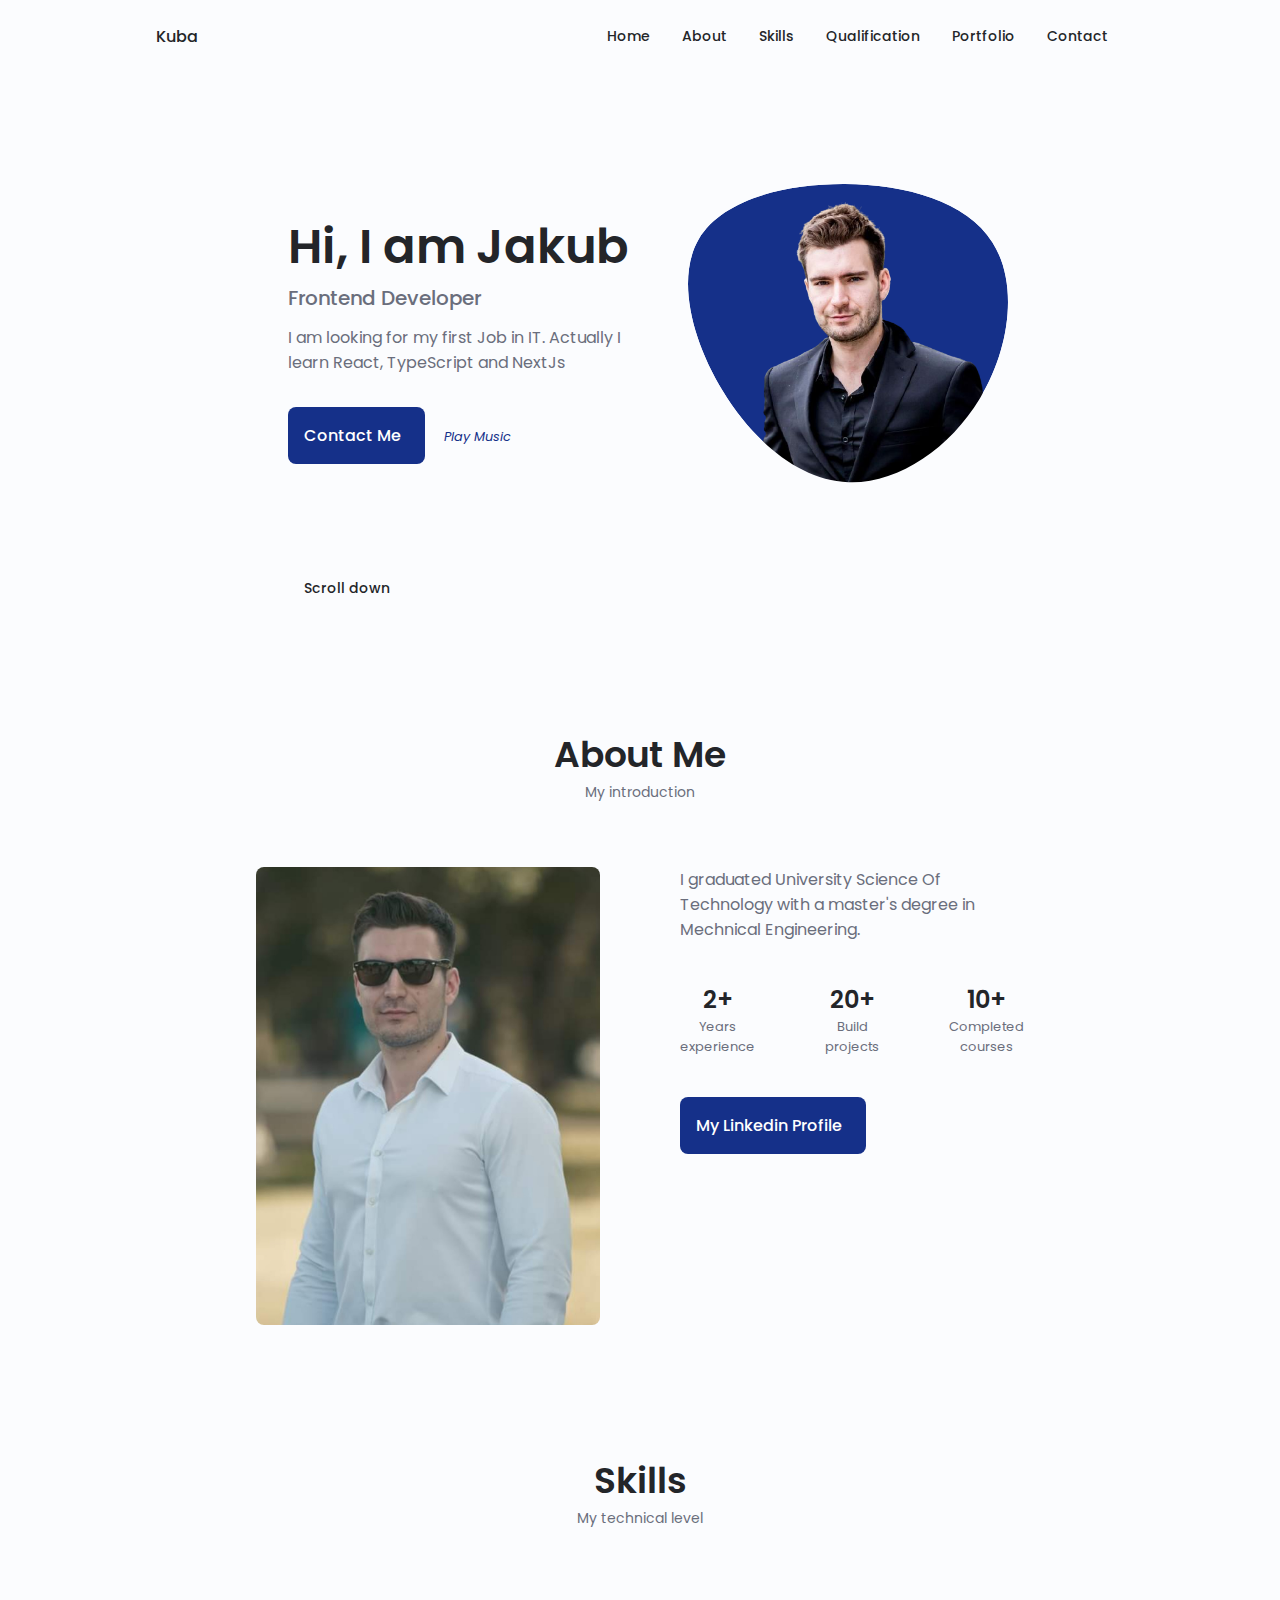
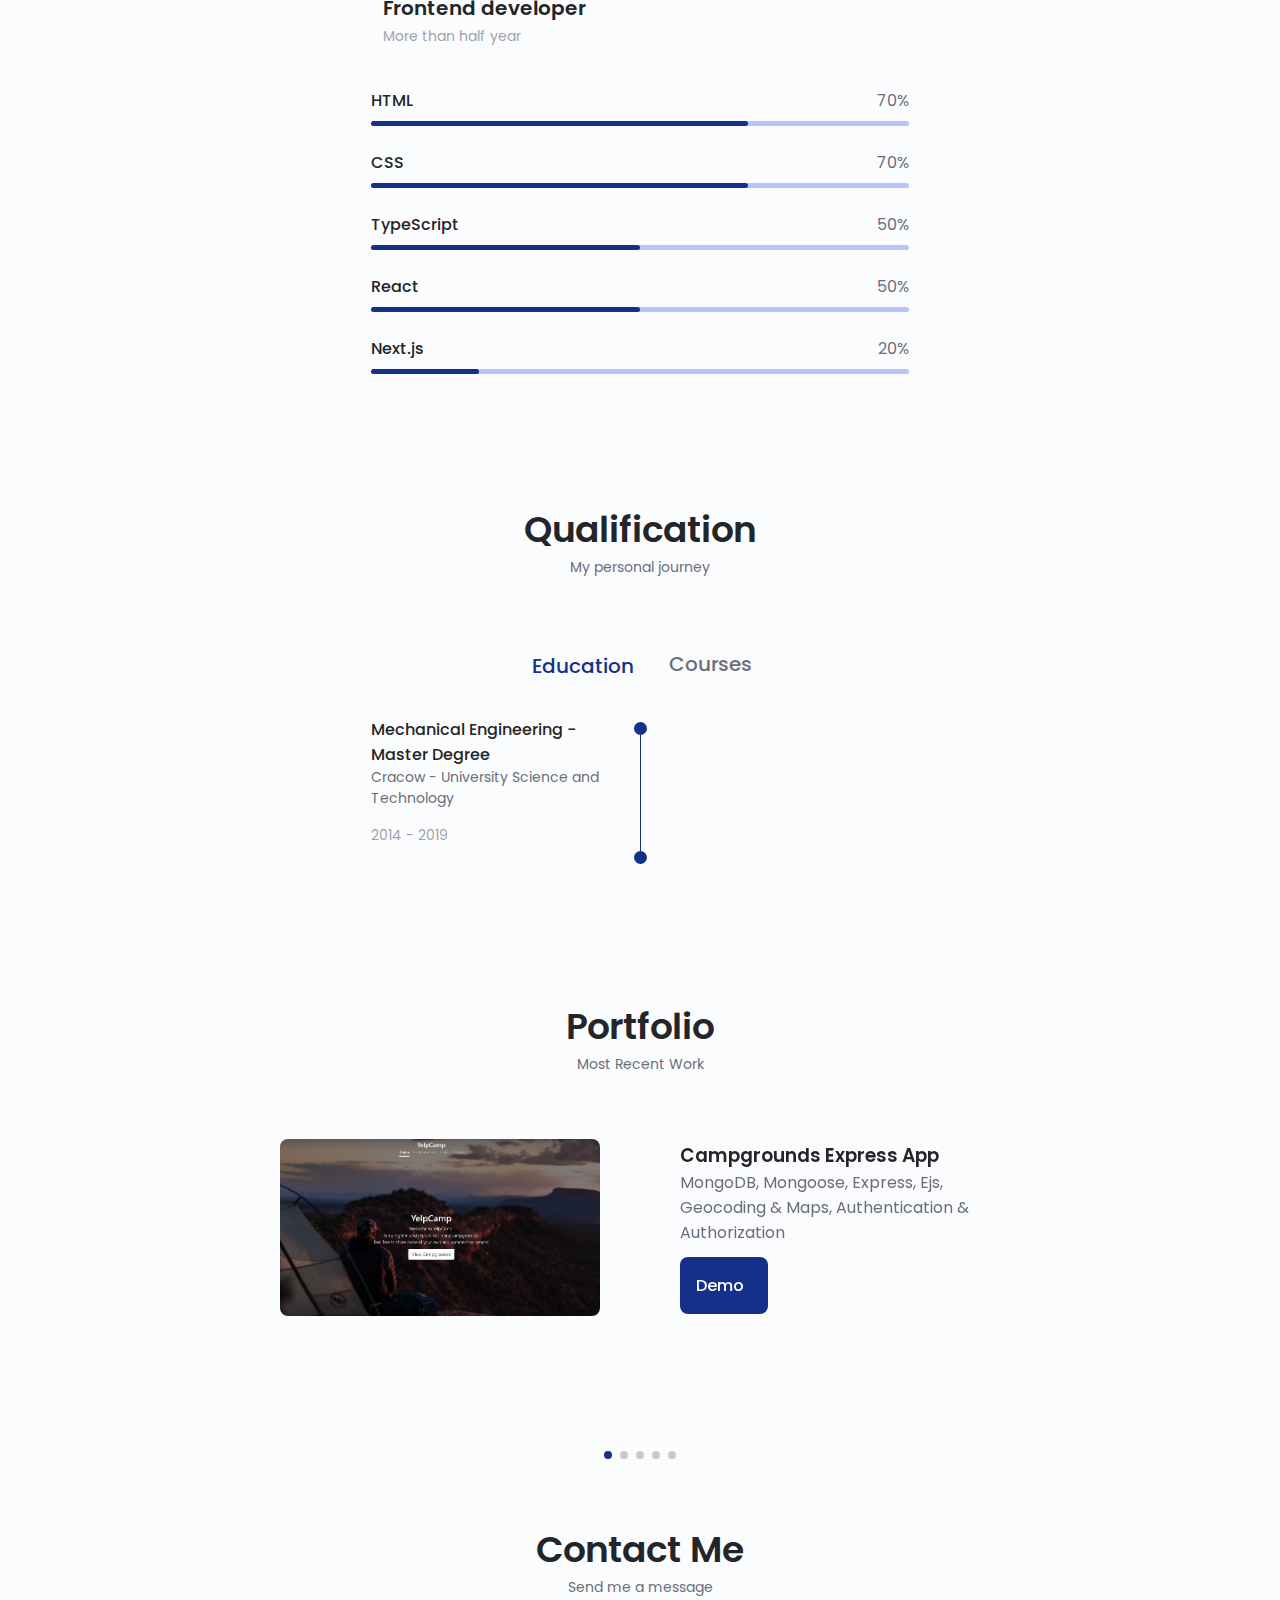
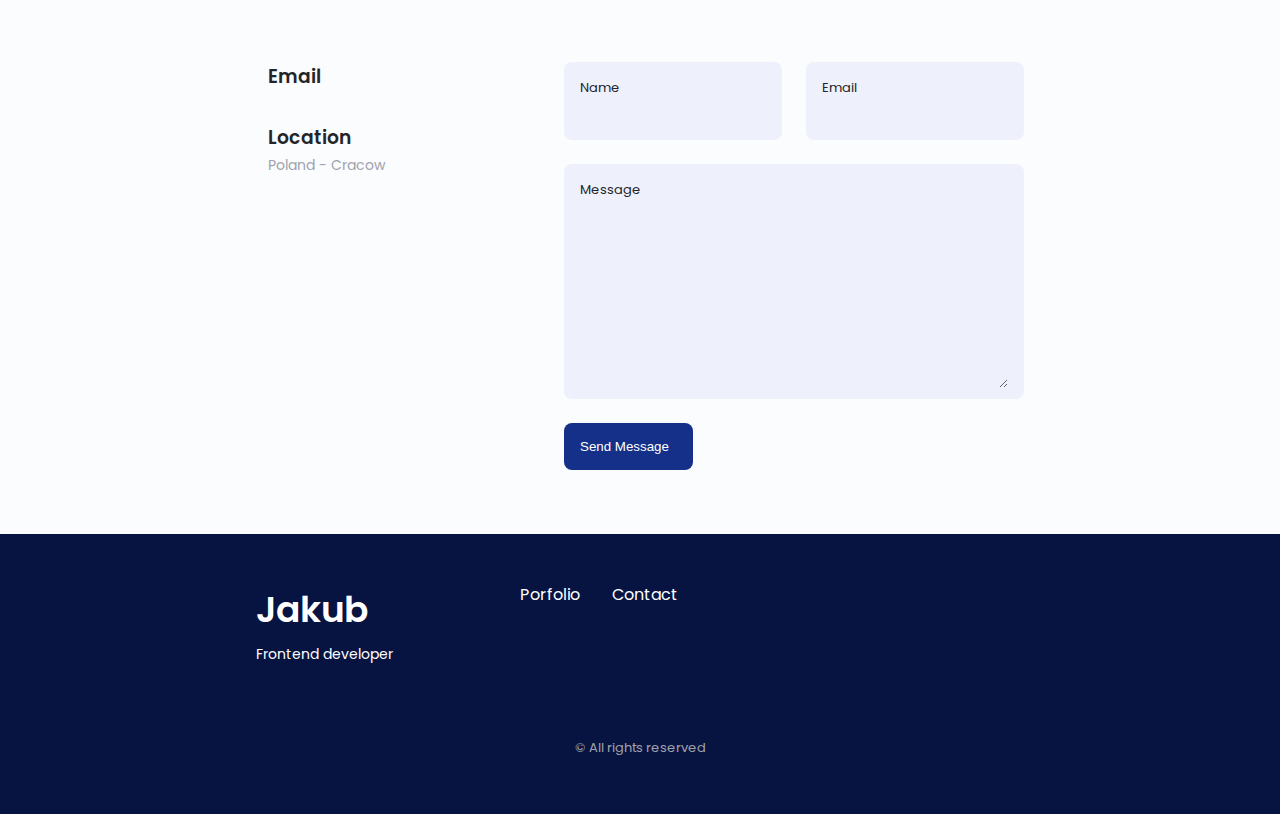
<file: index.html>
<!DOCTYPE html>
<html lang="en">

<head>
    <meta charset="UTF-8">
    <meta name="viewport" content="width=device-width, initial-scale=1.0">
    <meta http-equiv="X-UA-Compatible" content="IE=edge">
    <!--==================== UNICONS ====================-->
    <link rel="stylesheet" href="https://unicons.iconscout.com/release/v4.0.0/css/line.css">

    <!--==================== SWIPER CSS ====================-->
    <link rel="stylesheet" href="css/swiper-bundle.min.css">

    <!--==================== CSS ====================-->
    <link rel="stylesheet" href="css/styles.css">

    <title>Jakub Widurek - forntend developer</title>
</head>

<body>
    <!--==================== HEADER ====================-->
    <header class="header" id="header">
        <nav class="nav container">
            <a href="#" class="nav__logo">Kuba</a>

            <div class="nav__menu" id="nav-menu">
                <ul class="nav__list grid">
                    <li class="nav__item">
                        <a href="#home" class="nav__link">
                            <i class="uil uil-estate nav__icon"></i>Home
                        </a>
                    </li>
                    <li class="nav__item">
                        <a href="#about" class="nav__link">
                            <i class="uil uil-user nav__icon"></i>About
                        </a>
                    </li>
                    <li class="nav__item">
                        <a href="#skills" class="nav__link">
                            <i class="uil uil-file-alt nav__icon"></i>Skills
                        </a>
                    </li>
                    <li class="nav__item">
                        <a href="#qualification" class="nav__link">
                            <i class="uil uil-graduation-cap nav__icon"></i>Qualification
                        </a>
                    </li>

                    <li class="nav__item">
                        <a href="#portfolio" class="nav__link">
                            <i class="uil uil-scenery nav__icon"></i>Portfolio
                        </a>
                    </li>
                    <li class="nav__item">
                        <a href="#contact" class="nav__link">
                            <i class="uil uil-message nav__icon"></i>Contact
                        </a>
                    </li>
                </ul>
                <i class="uil uil-times nav__close" id="nav-close"></i>
            </div>
            <div class="nav__btns">
                <i class="uil uil-moon change-theme" id="theme-button"></i>

                <div class="nav__toggle" id="nav-toggle">

                    <i class="uil uil-apps"></i>
                </div>
            </div>
        </nav>
    </header>

    <!--==================== MAIN ====================-->
    <main class="main">
        <!--==================== HOME ====================-->
        <section class="home section" id="home">
            <div class="home__container container grid">
                <div class="home__content grid">
                    <div class="home__social">
                        <a href="https://www.linkedin.com/in/jakub-widurek/" class="home__social-icon" target="_blank">
                            <i class="uil uil-linkedin"></i>
                        </a>
                        <a href="https://twitter.com/" class="home__social-icon" target="_blank">
                            <i class="uil uil-twitter"></i>
                        </a>
                        <a href="https://github.com/kubaw00/" class="home__social-icon" target="_blank">
                            <i class="uil uil-github"></i>
                        </a>
                    </div>
                    <div class="home__img">
                        <svg class="home__blob" viewBox="0 0 200 187" xmlns="http://www.w3.org/2000/svg"
                            xmlns:xlink="http://www.w3.org/1999/xlink">
                            <mask id="mask0" mask-type="alpha">
                                <path d="M190.312 36.4879C206.582 62.1187 201.309 102.826 182.328 134.186C163.346 165.547 
                            130.807 187.559 100.226 186.353C69.6454 185.297 41.0228 161.023 21.7403 129.362C2.45775 
                            97.8511 -7.48481 59.1033 6.67581 34.5279C20.9871 10.1032 59.7028 -0.149132 97.9666 
                            0.00163737C136.23 0.303176 174.193 10.857 190.312 36.4879Z" />
                            </mask>
                            <g mask="url(#mask0)">
                                <path d="M190.312 36.4879C206.582 62.1187 201.309 102.826 182.328 134.186C163.346 
                            165.547 130.807 187.559 100.226 186.353C69.6454 185.297 41.0228 161.023 21.7403 
                            129.362C2.45775 97.8511 -7.48481 59.1033 6.67581 34.5279C20.9871 10.1032 59.7028 
                            -0.149132 97.9666 0.00163737C136.23 0.303176 174.193 10.857 190.312 36.4879Z" />
                                <image class="home__blob-img" x='4' y='11' href="img/prefil.png" />
                            </g>
                        </svg>
                    </div>
                    <div class="home__data">
                        <h1 class="home__title">Hi, I am Jakub</h1>
                        <h3 class="home__subtitle">Frontend Developer</h3>
                        <p class="home__description">I am looking for my first Job in IT. Actually I learn React,
                            TypeScript and NextJs </p>
                        <a href="#contact" class="button button--flex">
                            Contact Me <i class="uil uil-message button__icon"></i>
                        </a>
                        <div class='music'>
                            <i class="uil uil-play active"><span>Play Music</span></i>
                            <i class="uil uil-pause"><span>Pause</span></i>
                        </div>

                    </div>
                </div>
                <div class="home__scroll">
                    <a href="#about" class="home__scroll-button button--flex">
                        <i class="uil uil-mouse-alt home__scroll-mouse"></i>
                        <span class="home__scroll-name">Scroll down</span>
                        <i class="uil uil-arrow-down home__scroll-arrow"></i>
                    </a>
                </div>

            </div>
        </section>

        <!--==================== ABOUT ====================-->
        <section class="about section" id="about">
            <h2 class="section__title">About Me</h2>
            <span class="section__subtitle">My introduction</span>

            <div class="about__container container grid">
                <img src="img/about.jpg" alt="" class="about__img">
                <div class="about__data">
                    <p class="about__description">
                        I graduated University Science Of Technology with a master's degree in Mechnical Engineering.
                    </p>
                    <div class="about__info">
                        <div>
                            <span class="about__info-title">2+</span>
                            <span class="about__info-name">Years <br> experience</span>
                        </div>
                        <div>
                            <span class="about__info-title">20+</span>
                            <span class="about__info-name">Build <br> projects</span>
                        </div>
                        <div>
                            <span class="about__info-title">10+</span>
                            <span class="about__info-name">Completed <br> courses</span>
                        </div>
                    </div>

                    <div class="about__buttons">
                        <a  href="https://www.linkedin.com/in/jakub-widurek/" class="button button--flex">My Linkedin Profile
                          
                            <i class="uil uil-download-alt button__icon"></i>
                        </a>
                    </div>
                </div>
            </div>
        </section>

        <!--==================== SKILLS ====================-->
        <section class="skills section" id="skills">
            <h2 class="section__title">Skills</h2>
            <span class="section__subtitle">My technical level</span>

            <div class="skills__container container grid">
                <div>
                    <div class="skills__content">
                        <div class="skills__header">
                            <i class="uil uil-brackets-curly skills__icon"></i>
                            <div>
                                <h1 class="skills__title">Frontend developer</h1>
                                <span class="skills__subtitle">More than half year</span>
                            </div>
                            <i class="uil uil-angle-up skills__arrow"></i>
                        </div>
                        <div class="skills__list grid">
                            <div class="skills__data">
                                <div class="skills__titles">
                                    <h3 class="skills__name">HTML</h3>
                                    <span class="skills__number">70%</span>
                                </div>
                                <div class="skills__bar">
                                    <span class="skills__percentage skills__html"></span>
                                </div>
                            </div>

                            <div class="skills__data">
                                <div class="skills__titles">
                                    <h3 class="skills__name">CSS</h3>
                                    <span class="skills__number">70%</span>
                                </div>
                                <div class="skills__bar">
                                    <span class="skills__percentage skills__css"></span>
                                </div>
                            </div>

                            <div class="skills__data">
                                <div class="skills__titles">
                                    <h3 class="skills__name">TypeScript</h3>
                                    <span class="skills__number">50%</span>
                                </div>
                                <div class="skills__bar">
                                    <span class="skills__percentage skills__ts"></span>
                                </div>
                            </div>

                            <div class="skills__data">
                                <div class="skills__titles">
                                    <h3 class="skills__name">React</h3>
                                    <span class="skills__number">50%</span>
                                </div>
                                <div class="skills__bar">
                                    <span class="skills__percentage skills__react"></span>
                                </div>
                            </div>
                            <div class="skills__data">
                                <div class="skills__titles">
                                    <h3 class="skills__name">Next.js</h3>
                                    <span class="skills__number">20%</span>
                                </div>
                                <div class="skills__bar">
                                    <span class="skills__percentage skills__next"></span>
                                </div>
                            </div>

                        </div>
                    </div>

                </div>
            </div>

        </section>

        <!--==================== QUALIFICATION ====================-->
        <section class="qualification section" id="qualification">
            <h2 class="section__title">Qualification</h2>
            <span class="section__subtitle">My personal journey</span>

            <div class="qualification__container container">
                <div class="qualification__tabs">
                    <div class="qualification__button button--flex qualification__active" id="education-btn">
                        <i class="uil uil-graduation-cap qualification__icon"></i>
                        Education
                    </div>
                    <div class="qualification__button button--flex" id="courses-btn">
                        <i class="uil uil-desktop qualification__icon"></i>
                        Courses
                    </div>
                </div>

                <div class="qualificaton__sections">
                    <!--==================== Qualificaton Content 1 ==================-->
                    <div class="qualification__content qualification__active" id="education">
                        <!--==================== Qualificaton 1==================-->
                        <div class="qualification__data">
                            <div>
                                <h3 class="qualification__title">Mechanical Engineering - Master Degree</h3>
                                <span class="qualification__subtitle">Cracow - University Science and Technology</span>
                                <div class="qualification__calendar">
                                    <i class="uil uil-schedule"></i>
                                    2014 - 2019
                                </div>
                            </div>
                            <div>
                                <span class="qualification__rounder"></span>
                                <span class="qualification__line"></span>
                            </div>
                        </div>
                        <div class="qualification__data">
                            <div></div>
                            <div>
                                <span class="qualification__rounder"></span>
                            </div>
                            <div></div>
                        </div>
                    </div>

                    <!--==================== Qualificaton Content 2=================-->
                    <div class="qualification__content" id="courses">

                        <!--==================== Qualificaton 2==================-->
                        <div class="qualification__data">
                            <div></div>
                            <div>
                                <span class="qualification__rounder"></span>
                                <span class="qualification__line"></span>
                            </div>
                            <div>
                                <h3 class="qualification__title">The Web Developer Bootcamp 2023</h3>
                                <span class="qualification__subtitle">Colt Steele</span>
                            </div>
                        </div>


                        <!--==================== Qualificaton 3==================-->
                        <div class="qualification__data">
                            <div>
                                <h3 class="qualification__title">Samuraj Programowania (Html, Css, JavaScript,
                                    React,
                                    Github)</h3>
                                <span class="qualification__subtitle">Bartek Borowczyk</span>
                            </div>
                            <div>
                                <span class="qualification__rounder"></span>
                                <span class="qualification__line"></span>
                            </div>
                            <div></div>
                        </div>


                        <!--==================== Qualificaton 4 ==================-->
                        <div class="qualification__data">
                            <div></div>
                            <div>
                                <span class="qualification__rounder"></span>
                                <span class="qualification__line"></span>
                            </div>

                            <div>
                                <h3 class="qualification__title">Samuraj Programowania (Html, Css, JavaScript, React,
                                    Github)</h3>
                                <span class="qualification__subtitle">Bartek Borowczyk</span>
                            </div>

                        </div>


                        <!--==================== Qualificaton 5==================-->
                        <div class="qualification__data">
                            <div>
                                <h3 class="qualification__title">Modern Javascript Form The Beginning</h3>
                                <span class="qualification__subtitle">Brad Traversy</span>
                            </div>
                            <div>
                                <span class="qualification__rounder"></span>
                                <span class="qualification__line"></span>
                            </div>

                        </div>

                        <!--==================== Qualificaton 6==================-->
                        <div class="qualification__data">
                            <div></div>
                            <div>
                                <span class="qualification__rounder"></span>
                                <span class="qualification__line"></span>
                            </div>

                            <div>
                                <h3 class="qualification__title">Modern React and Redux</h3>
                                <span class="qualification__subtitle">Stephen Grider</span>
                            </div>
                        </div>

                        <!--==================== Qualificaton 7==================-->
                        <div class="qualification__data">
                            <div>
                                <h3 class="qualification__title">Git & Github Bootcamp</h3>
                                <span class="qualification__subtitle">Colt Steele</span>
                            </div>
                            <div>
                                <span class="qualification__rounder"></span>
                                <span class="qualification__line"></span>
                            </div>
                        </div>
                        <!--==================== Qualificaton 8==================-->
                        <div class="qualification__data">
                            <div></div>
                            <div>
                                <span class="qualification__rounder"></span>
                                <span class="qualification__line"></span>
                            </div>

                            <div>
                                <h3 class="qualification__title">Modern React and Redux</h3>
                                <span class="qualification__subtitle">Stephen Grider</span>
                            </div>
                        </div>
                        <!--==================== Qualificaton 9==================-->
                        <div class="qualification__data">
                            <div>
                                <h3 class="qualification__title">TypeScript: The Complete Developer Guide</h3>
                                <span class="qualification__subtitle">Stephen Grider</span>
                            </div>
                            <div>
                                <span class="qualification__rounder"></span>
                                <span class="qualification__line"></span>
                            </div>
                        </div>
                        <!--==================== Qualificaton 10 ==================-->
                        <div class="qualification__data">
                            <div></div>
                            <div>
                                <span class="qualification__rounder"></span>
                                <!-- <span class="qualification__line"></span> -->
                            </div>

                            <div>
                                <h3 class="qualification__title">Next.js Dev To Deployment</h3>
                                <span class="qualification__subtitle">Brad Traversy</span>
                            </div>
                        </div>
                    </div>
                </div>
            </div>


        </section>

        <!--==================== PORTFOLIO ====================-->
        <section class="portfolio section" id="portfolio">
            <h2 class="section__title">Portfolio</h2>
            <span class="section__subtitle">Most Recent Work</span>

            <div class="portfolio__container container swiper-container">
                <div class="swiper-wrapper">
                    <!--==================== PORTFOLIO 1 ====================-->
                    <div class="portfolio__content swiper-slide grid">
                        <img src="img/homeCampground.jpg" alt="" class="portfolio__img">
                        <div class="portfolio__data">
                            <h3 class="portfolio__titile">Campgrounds Express App</h3>
                            <p class="portfolio__description">MongoDB, Mongoose, Express, Ejs, Geocoding & Maps,
                                Authentication & Authorization </p>
                            <a target="_blank" href="https://campgrounds-project-express-mongo-db.vercel.app/?vercelToolbarCode=K7iU6PvUUZbWCAd"
                                class="button button--flex button--small portfolio__button">
                                Demo
                                <i class="uil uil-arrow-right button__icon"></i>
                            </a>
                        </div>
                    </div>
                    <!--==================== PORTFOLIO 2 ====================-->
                    <div class="portfolio__content swiper-slide grid">
                        <img src="img/homeScreen.png" alt="" class="portfolio__img">
                        <div class="portfolio__data">
                            <h3 class="portfolio__titile">React E-commerce App | Frontend & Backend</h3>
                            <p class="portfolio__description">eCommerce platform built with the MERN stack & Redux</p>
                            <a href="https://e-commerce-app-mern-xy5h.onrender.com" target="_blank"
                                class="button button--flex button--small portfolio__button">
                                Demo
                                <i class="uil uil-arrow-right button__icon"></i>
                            </a>
                        </div>
                    </div>
                    <!--==================== PORTFOLIO 3 ====================-->
            

                    <!--==================== PORTFOLIO 4 ====================-->
                    <div class="portfolio__content swiper-slide grid">
                        <img src="img/breakoutGame.png" alt="" class="portfolio__img">
                        <div class="portfolio__data">
                            <h3 class="portfolio__titile">Javascript Breakout Game</h3>
                            <p class="portfolio__description">Simply and popular game</p>
                            <a target="_blank" href="https://kubaw00.github.io/Simple-Brakeout-Game-Javascript/"
                                class="button button--flex button--small portfolio__button">
                                Demo
                                <i class="uil uil-arrow-right button__icon"></i>
                            </a>
                        </div>
                    </div>

                    <!--==================== PORTFOLIO 5 ====================-->
                    <div class="portfolio__content swiper-slide grid">
                        <img src="img/miner.png" alt="" class="portfolio__img">
                        <div class="portfolio__data">
                            <h3 class="portfolio__titile">Mine Saper Game</h3>
                            <p class="portfolio__description">Classic Mine Saper Game in JS</p>
                            <a target="_blank" href="https://kubaw00.github.io/MineSaper-Game/"
                                class="button button--flex button--small portfolio__button">
                                Demo
                                <i class="uil uil-arrow-right button__icon"></i>
                            </a>
                        </div>
                    </div>

                    <!--==================== PORTFOLIO 6 ====================-->
                    <div class="portfolio__content swiper-slide grid">
                        <img src="img/nextjsbrowseewents.png" alt="" class="portfolio__img">
                        <div class="portfolio__data">
                            <h3 class="portfolio__titile">NextJs Browse Event Project</h3>
                            <p class="portfolio__description">Browse, filter and display evetns. React, NextJs &
                                MongoDB database</p>
                            <a href="https://next-js-browse-project.vercel.app/events" target="_blank"
                                class="button button--flex button--small portfolio__button">
                                Demo
                                <i class="uil uil-arrow-right button__icon"></i>
                            </a>
                        </div>
                    </div>
                </div>
                <div class="swiper-button-next">
                    <i class="uil uil-angle-right-b swiper-portfolio-icon"></i>
                </div>
                <div class="swiper-button-prev">
                    <i class="uil uil-angle-left-b swiper-portfolio-icon"></i>
                </div>
                <div class="swiper-pagination"></div>
            </div>
        </section>





        <!--==================== CONTACT ME ====================-->

     
        <section class="contact section" id="contact">
            <h2 class="section__title">Contact Me</h2>
            <span class="section__subtitle">Send me a message</span>
            <div class="contact__container container grid">
                <div>
                  

                    <div class="contact__information">
                        <i class="uil uil-envelope contact__icon"></i>

                        <div>
                            <h3 class="contact__title">Email</h3>
                           
                        </div>
                    </div>

                    <div class="contact__information">
                        <i class="uil uil-map-marker contact__icon"></i>

                        <div>
                            <h3 class="contact__title">Location</h3>
                            <span class="contact__subtitle">Poland - Cracow</span>
                        </div>
                    </div>
                </div>

                <form  action="https://formspree.io/f/mwkdpepv"
                method="POST" class="contact__form grid">
                    <div class="contact__inputs grid">
                        <div class="contact__content">
                            <label for="name" class="contact__label">Name</label>
                            <input name="name" id="name" type="text" class="contact__input"/>
                        </div>
                        <div class="contact__content">
                            <label for="email" class="contact__label">Email</label>
                            <input  name="email" id="email" type="email" class="contact__input"/>
                        </div>
                        <div class="contact__content">
                            <label for="message" class="contact__label">Message</label>
                            <textarea name="comment" id="message" class="contact__input" name="" id="" cols="0" rows="7"></textarea>
                        </div>
                        
                       
                    
                            <div>
                                <button type="submit" class="button button--flex button--small portfolio__button">
                                    Send Message
                                    <i class="uil uil-message button__icon"></i>
                                </button>
                            </div>
                    
                           
                                
                        
                        
                    </div>
                </form>
            </div>
        </section>
    </main>

    <!--==================== FOOTER ====================-->
    <footer class="footer">
        <div class="footer__bg">
            <div class="footer__container container grid">
                <div>
                    <h1 class="footer__title">Jakub</h1>
                    <span class="footer__subtitle">Frontend developer</span>
                </div>

                <ul class="footer__links">
                    <li>
                        <a href="#portfolio" class="footer__link">Porfolio</a>
                    </li>
                    <li>
                        <a href="#contact" class="footer__link">Contact</a>
                    </li>
                </ul>

                <div class="footer__socials">
                    <a target="_blank" href="https://www.facebook.com/" class="footer__social"><i
                            class="uil uil-facebook-f "></i></a>

                    <a target="_blank" href="https://www.instagram.com/" class="footer__social"><i
                            class="uil uil-instagram "></i></a>

                    <a target="_blank" href="https://www.twitter.com/" class="footer__social">
                        <i class="uil uil-twitter "></i>
                    </a>
                </div>

            </div>

            <p class="footer__copy">&#169; All rights reserved</p>
        </div>

    </footer>

    <!--==================== SCROLL TOP ====================-->
    <a href="#" class="scrollup show-scroll" id="scroll-up">
        <i class="uil uil-arrow-up scrollup__icon"></i>
    </a>

    <!--==================== SWIPER JS ====================-->
    <script src="js/swiper-bundle.min.js"></script>

    <!--==================== MAIN JS ====================-->
    <script src="js/main.js"></script>
</body>

</html>
</file>
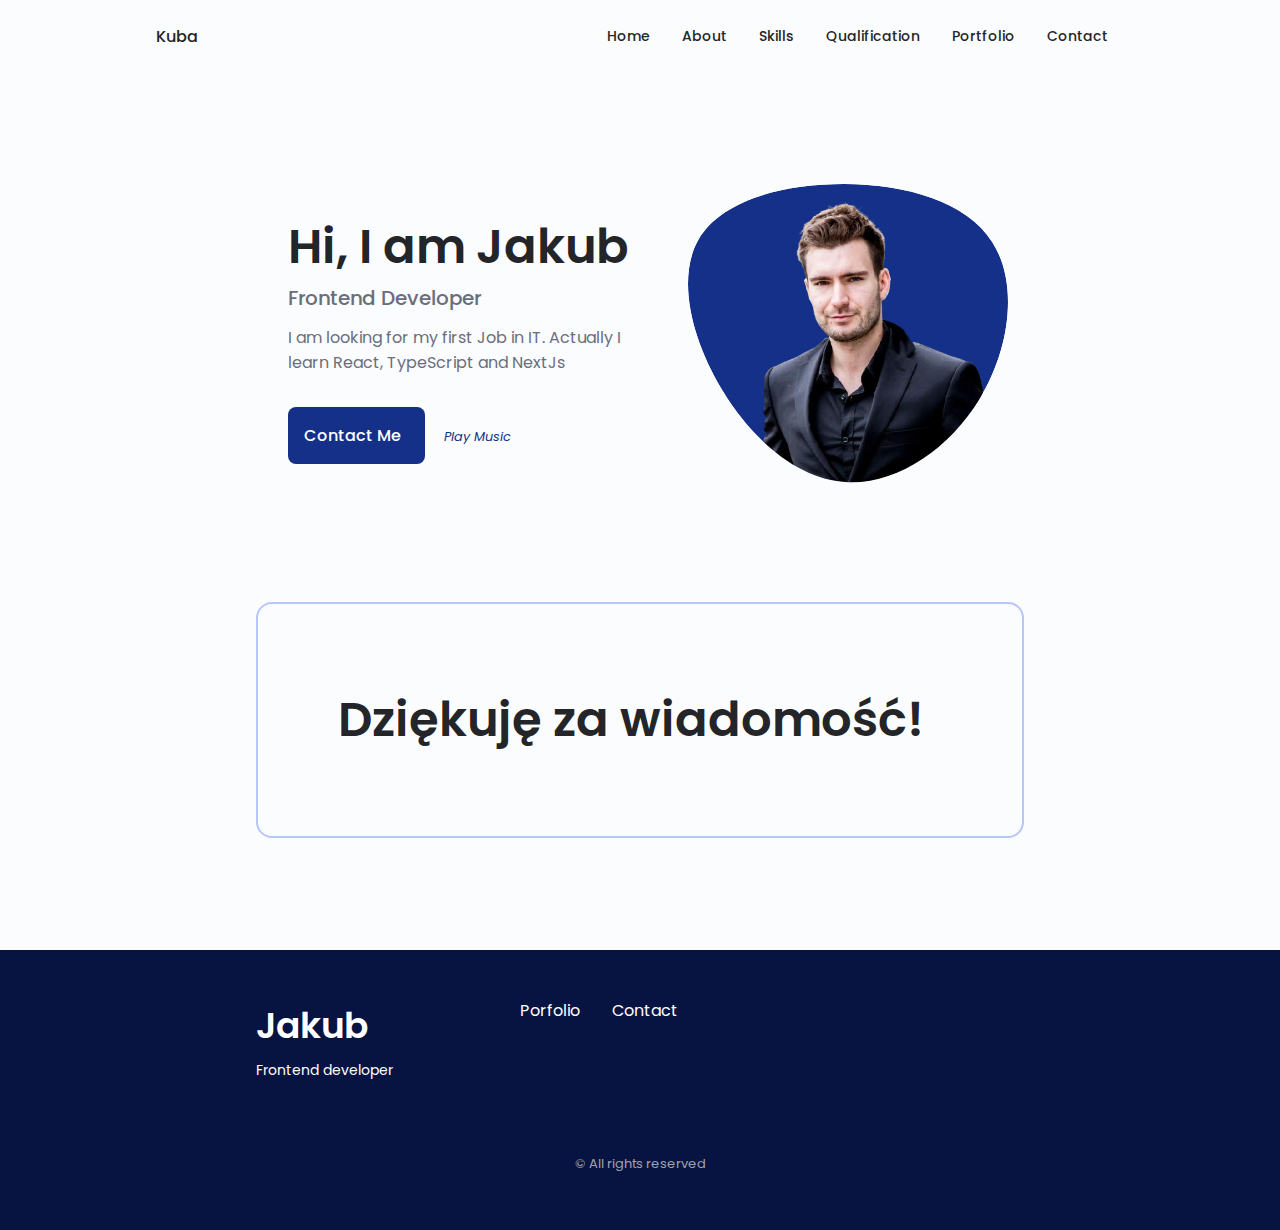
<file: dziekuje.html>
<!DOCTYPE html>
<html lang="en">

<head>
    <meta charset="UTF-8">
    <meta name="viewport" content="width=device-width, initial-scale=1.0">
    <meta http-equiv="X-UA-Compatible" content="IE=edge">
    <!--==================== UNICONS ====================-->
    <link rel="stylesheet" href="https://unicons.iconscout.com/release/v4.0.0/css/line.css">

    <!--==================== SWIPER CSS ====================-->
    <link rel="stylesheet" href="css/swiper-bundle.min.css">

    <!--==================== CSS ====================-->
    <link rel="stylesheet" href="css/styles.css">

    <title>Jakub Widurek - forntend developer</title>
</head>

<body>
    <!--==================== HEADER ====================-->
    <header class="header" id="header">
        <nav class="nav container">
            <a href="#" class="nav__logo">Kuba</a>

            <div class="nav__menu" id="nav-menu">
                <ul class="nav__list grid">
                    <li class="nav__item">
                        <a href="#home" class="nav__link">
                            <i class="uil uil-estate nav__icon"></i>Home
                        </a>
                    </li>
                    <li class="nav__item">
                        <a href="#about" class="nav__link">
                            <i class="uil uil-user nav__icon"></i>About
                        </a>
                    </li>
                    <li class="nav__item">
                        <a href="#skills" class="nav__link">
                            <i class="uil uil-file-alt nav__icon"></i>Skills
                        </a>
                    </li>
                    <li class="nav__item">
                        <a href="#qualification" class="nav__link">
                            <i class="uil uil-graduation-cap nav__icon"></i>Qualification
                        </a>
                    </li>

                    <li class="nav__item">
                        <a href="#portfolio" class="nav__link">
                            <i class="uil uil-scenery nav__icon"></i>Portfolio
                        </a>
                    </li>
                    <li class="nav__item">
                        <a href="#contact" class="nav__link">
                            <i class="uil uil-message nav__icon"></i>Contact
                        </a>
                    </li>
                </ul>
                <i class="uil uil-times nav__close" id="nav-close"></i>
            </div>
            <div class="nav__btns">
                <i class="uil uil-moon change-theme" id="theme-button"></i>

                <div class="nav__toggle" id="nav-toggle">

                    <i class="uil uil-apps"></i>
                </div>
            </div>
        </nav>
    </header>

    <!--==================== MAIN ====================-->
    <main class="main">
        <!--==================== HOME ====================-->
        <section class="home section" id="home">
            <div class="home__container container grid">
                <div class="home__content grid">
                    <div class="home__social">
                        <a href="https://www.linkedin.com/in/jakub-widurek/" class="home__social-icon" target="_blank">
                            <i class="uil uil-linkedin"></i>
                        </a>
                        <a href="https://twitter.com/" class="home__social-icon" target="_blank">
                            <i class="uil uil-twitter"></i>
                        </a>
                        <a href="https://github.com/kubaw00/" class="home__social-icon" target="_blank">
                            <i class="uil uil-github"></i>
                        </a>
                    </div>
                    <div class="home__img">
                        <svg class="home__blob" viewBox="0 0 200 187" xmlns="http://www.w3.org/2000/svg"
                            xmlns:xlink="http://www.w3.org/1999/xlink">
                            <mask id="mask0" mask-type="alpha">
                                <path d="M190.312 36.4879C206.582 62.1187 201.309 102.826 182.328 134.186C163.346 165.547 
                            130.807 187.559 100.226 186.353C69.6454 185.297 41.0228 161.023 21.7403 129.362C2.45775 
                            97.8511 -7.48481 59.1033 6.67581 34.5279C20.9871 10.1032 59.7028 -0.149132 97.9666 
                            0.00163737C136.23 0.303176 174.193 10.857 190.312 36.4879Z" />
                            </mask>
                            <g mask="url(#mask0)">
                                <path d="M190.312 36.4879C206.582 62.1187 201.309 102.826 182.328 134.186C163.346 
                            165.547 130.807 187.559 100.226 186.353C69.6454 185.297 41.0228 161.023 21.7403 
                            129.362C2.45775 97.8511 -7.48481 59.1033 6.67581 34.5279C20.9871 10.1032 59.7028 
                            -0.149132 97.9666 0.00163737C136.23 0.303176 174.193 10.857 190.312 36.4879Z" />
                                <image class="home__blob-img" x='4' y='11' href="img/prefil.png" />
                            </g>
                        </svg>
                    </div>
                    <div class="home__data">
                        <h1 class="home__title">Hi, I am Jakub</h1>
                        <h3 class="home__subtitle">Frontend Developer</h3>
                        <p class="home__description">I am looking for my first Job in IT. Actually I learn React,
                            TypeScript and NextJs </p>
                        <a href="#contact" class="button button--flex">
                            Contact Me <i class="uil uil-message button__icon"></i>
                        </a>
                        <div class='music'>
                            <i class="uil uil-play active"><span>Play Music</span></i>
                            <i class="uil uil-pause"><span>Pause</span></i>
                        </div>

                    </div>
                </div>
              

            </div>
        </section>
      </main>
      
      <div class="container greet">
        <h1 class="home__title">Dziękuję za wiadomość!</h1>

      </div>

        <!--==================== FOOTER ====================-->
    <footer class="footer">
      <div class="footer__bg">
          <div class="footer__container container grid">
              <div>
                  <h1 class="footer__title">Jakub</h1>
                  <span class="footer__subtitle">Frontend developer</span>
              </div>

              <ul class="footer__links">
                  <li>
                      <a href="#portfolio" class="footer__link">Porfolio</a>
                  </li>
                  <li>
                      <a href="#contact" class="footer__link">Contact</a>
                  </li>
              </ul>

              <div class="footer__socials">
                  <a target="_blank" href="https://www.facebook.com/" class="footer__social"><i
                          class="uil uil-facebook-f "></i></a>

                  <a target="_blank" href="https://www.instagram.com/" class="footer__social"><i
                          class="uil uil-instagram "></i></a>

                  <a target="_blank" href="https://www.twitter.com/" class="footer__social">
                      <i class="uil uil-twitter "></i>
                  </a>
              </div>

          </div>

          <p class="footer__copy">&#169; All rights reserved</p>
      </div>


    

  </footer>

  <!--==================== SCROLL TOP ====================-->
  <a href="#" class="scrollup show-scroll" id="scroll-up">
      <i class="uil uil-arrow-up scrollup__icon"></i>
  </a>

  <!--==================== SWIPER JS ====================-->
  <script src="js/swiper-bundle.min.js"></script>

  <!--==================== MAIN JS ====================-->
  <script src="js/main.js"></script>
</body>

</html>
</file>
<file: css/styles.css>
/*==================== GOOGLE FONTS ====================*/
@import url('https://fonts.googleapis.com/css2?family=Poppins:wght@400;500;600&display=swap');

/*==================== VARIABLES CSS ====================*/
:root {
  --header-height: 3rem;

  /*========== Colors ==========*/
  /* Change favorite color */
  --hue-color: 226; /*Purple 250 - Green 142 - Blue 230 - Pink 340*/

  /* HSL color mode */
  --first-color: hsl(226, 73%, 31%);
  --first-color-second: hsl(var(--hue-color), 81%, 14%);
  --first-color-alt: hsl(var(--hue-color), 57%, 53%);
  --first-color-lighter: hsl(var(--hue-color), 92%, 85%);
  --title-color: hsl(var(--hue-color), 8%, 15%);
  --text-color: hsl(var(--hue-color), 8%, 45%);
  --text-color-light: hsl(var(--hue-color), 8%, 65%);
  --input-color: hsl(var(--hue-color), 70%, 96%);
  --body-color: hsl(var(--hue-color), 60%, 99%);
  --container-color: #fff;
  --scroll-bar-color: hsl(var(--hue-color), 12%, 90%);
  --scroll-thumb-color: hsl(var(--hue-color), 12%, 80%);

  /*========== Font and typography ==========*/
  --body-font: 'Poppins', sans-serif;

  /* .5rem = 8px, 1rem = 16px, 1.5rem = 24px ... */
  --big-font-size: 2rem;
  --h1-font-size: 1.5rem;
  --h2-font-size: 1.25rem;
  --h3-font-size: 1.125rem;
  --normal-font-size: 0.938rem;
  --small-font-size: 0.813rem;
  --smaller-font-size: 0.75rem;

  /*========== Font weight ==========*/
  --font-medium: 500;
  --font-semi-bold: 600;

  /*========== Margenes Bottom ==========*/
  /* .25rem = 4px, .5rem = 8px, .75rem = 12px ... */
  --mb-0-25: 0.25rem;
  --mb-0-5: 0.5rem;
  --mb-0-75: 0.75rem;
  --mb-1: 1rem;
  --mb-1-5: 1.5rem;
  --mb-2: 2rem;
  --mb-2-5: 2.5rem;
  --mb-3: 3rem;

  /*========== z index ==========*/
  --z-tooltip: 10;
  --z-fixed: 100;
  --z-modal: 1000;
}

/* Font size for large devices */
@media screen and (min-width: 968px) {
  :root {
    --big-font-size: 3rem;
    --h1-font-size: 2.25rem;
    --h2-font-size: 1.5rem;
    --h3-font-size: 1.25rem;
    --normal-font-size: 1rem;
    --small-font-size: 0.875rem;
    --smaller-font-size: 0.813rem;
  }
}

/*========== Variables Dark theme ==========*/

body.dark-theme {
  --first-color-second: hsl(var(--hue-color), 30%, 8%);
  --title-color: hsl(var(--hue-color), 8%, 95%);
  --text-color: hsl(var(--hue-color), 8%, 75%);
  --input-color: hsl(var(--hue-color), 29%, 16%);
  --body-color: hsl(var(--hue-color), 28%, 12%);
  --container-color: hsl(var(--hue-color), 29%, 16%);
  --scroll-bar-color: hsl(var(--hue-color), 12%, 90%);
  --scroll-thumb-color: hsl(var(--hue-color), 12%, 80%);
}

/*========== Button Dark/Light ==========*/

.nav__btns {
  display: flex;
  align-items: center;
}

.change-theme {
  font-size: 1.25rem;
  color: var(--title-color);
  margin-right: var(--mb-1);
  cursor: pointer;
}

.change-theme:hover {
  color: var(--first-color);
}
/*==================== BASE ====================*/
* {
  box-sizing: border-box;
  margin: 0;
  padding: 0;
}

html {
  scroll-behavior: smooth;
}
body {
  margin: 0 0 var(--header-height) 0;
  font-family: var(--body-font);
  font-size: var(--normal-font-size);
  background-color: var(--body-color);
  color: var(--text-color);
}

h1,
h2,
h3,
h4 {
  color: var(--title-color);
  font-weight: var(--font-semi-bold);
}

ul {
  list-style: none;
}

a {
  text-decoration: none;
}

img {
  max-width: 100%;
  height: auto;
}

/*==================== REUSABLE CSS CLASSES ====================*/
.section {
  padding: 2rem 0 4rem;
}

.section__title {
  font-size: var(--h1-font-size);
}

.section__subtitle {
  display: block;
  font-size: var(--small-font-size);
  margin-bottom: var(--mb-3);
}

.section__subtitle,
.section__title {
  text-align: center;
}

/*==================== LAYOUT ====================*/
.container {
  max-width: 768px;
  margin-left: var(--mb-1-5);
  margin-right: var(--mb-1-5);
}
.grid {
  display: grid;
  gap: 1.5rem;
}

.header {
  width: 100%;
  position: fixed;
  bottom: 0;
  left: 0;
  z-index: var(--z-fixed);
  background-color: var(--body-color);
}

/*==================== NAV ====================*/
.nav {
  max-width: 968px;
  height: var(--header-height);
  display: flex;
  justify-content: space-between;
  align-items: center;
}

.nav__logo,
.nav__toggle {
  color: var(--title-color);
  font-weight: var(--font-medium);
}

.nav__logo:hover {
  color: var(--first-color);
}

.nav__toggle {
  font-size: 1.1rem;
  cursor: pointer;
}

.nav__toggle:hover {
  color: var(--first-color);
}

@media screen and (max-width: 767px) {
  .nav__menu {
    position: fixed;
    bottom: -100%;
    left: 0;
    width: 100%;
    background-color: var(--body-color);
    padding: 2rem 1.5rem 4rem;
    box-shadow: 0 -1px 4px rgba(0, 0, 0, 0.15);
    border-radius: 1.5rem 1.5rem 0 0;
    transition: 0.3s;
  }
}

.nav__list {
  grid-template-columns: repeat(3, 1fr);
}

.nav__link {
  display: flex;
  flex-direction: column;
  align-items: center;
  font-size: var(--small-font-size);
  color: var(--title-color);
  font-weight: var(--font-medium);
  text-align: center;
}

.nav__link:hover {
  color: var(--first-color);
}

.nav__icon {
  font-size: 1.2rem;
}

.nav__close {
  position: absolute;
  right: 1.3rem;
  bottom: 0.5rem;
  font-size: 1.5rem;
  cursor: pointer;
  color: var(--first-color);
}

.nav__close:hover {
  color: var(--first-color-alt);
}

/* show menu */
.show-menu {
  bottom: 0;
}

/* Active link */

.active-link {
  color: var(--first-color);
}

/* Change background header */

.scroll-header {
  box-shadow: 0 -1px 4px rgba(0, 0, 0, 0.15);
}
/*==================== HOME ====================*/

.home__container {
  gap: 1rem;
}

.home__content {
  grid-template-columns: 0.5fr 3fr;
  padding-top: 3.5rem;
  align-items: center;
}

.home__social {
  display: grid;
  grid-template-columns: max-content;
  row-gap: 1rem;
}

.home__social-icon {
  font-size: 1.25rem;
  color: var(--first-color);
}
.home__social-icon:hover {
  color: var(--first-color-alt);
}

.home__blob {
  width: 200px;
  fill: var(--first-color);
}

.home__blob-img {
  width: 190px;
}
.home__data {
  grid-column: 1 / span 2;
}
.home__title {
  font-size: var(--big-font-size);
}
.home__subtitle {
  font-size: var(--h3-font-size);
  color: var(--text-color);
  font-weight: var(--font-medium);
  margin-bottom: var(--mb-0-75);
}

.home__description {
  margin-bottom: var(--mb-2);
}
.home__scroll {
  display: none;
}

.home__scroll-button {
  color: var(--first-color);
  transition: 0.3s;
}

.home__scroll-button:hover {
  transform: translateY(0.25rem);
}

.home__scroll-mouse {
  font-size: 2rem;
}
.home__scroll-name {
  font-size: var(--small-font-size);
  color: var(--title-color);
  font-weight: var(--font-medium);
  margin-right: var(--mb-0-25);
}
.home__scroll-arrow {
  font-size: 1.25rem;
}

/*==================== BUTTONS ====================*/
.button {
  display: inline-block;
  background-color: var(--first-color);
  color: #fff;
  padding: 1rem;
  border-radius: 0.5rem;
  font-weight: var(--font-medium);
  cursor: pointer;
}

.button:hover {
  background-color: var(--first-color-alt);
}

.button__icon {
  font-size: 1.25rem;
  margin-left: var(--mb-0-5);
  transition: 0.3s;
}

.button--flex {
  display: inline-flex;
  align-items: center;
}
/*==================== ABOUT ====================*/
.about__img {
  width: 200px;
  border-radius: 0.5rem;
  justify-self: center;
  align-self: center;
}

.about__description {
  text-align: center;
  margin-bottom: var(--mb-2-5);
}

.about__info {
  display: flex;
  justify-content: space-evenly;
  margin-bottom: var(--mb-2-5);
}

.about__info-title {
  font-size: var(--h2-font-size);
  font-weight: var(--font-semi-bold);
  color: var(--title-color);
}
.about__info-name {
  font-size: var(--smaller-font-size);
}
.about__info-title,
.about__info-name {
  display: block;
  text-align: center;
}

.about__buttons {
  display: flex;
  justify-content: center;
}

/*==================== SKILLS ====================*/
.skills__container {
  row-gap: 0;
}

.skills__header {
  display: flex;
  align-items: center;
  margin-bottom: var(--mb-2-5);
  cursor: pointer;
}

.skills__icon,
.skills__arrow {
  font-size: 2rem;
  color: var(--first-color);
}

.skills__icon {
  margin-right: var(--mb-0-75);
}

.skills__title {
  font-size: var(--h3-font-size);
}
.skills__subtitle {
  font-size: var(--small-font-size);
  color: var(--text-color-light);
}

.skills__arrow {
  margin-left: auto;
  transition: 0.4s;
}

.skills__titles {
  display: flex;
  justify-content: space-between;
  margin-bottom: var(--mb-0-5);
}

.skills__name {
  font-size: var(--normal-font-size);
  font-weight: var(--font-medium);
}

.skills__bar,
.skills__percentage {
  height: 5px;
  border-radius: 0.25rem;
}

.skills__bar {
  background-color: var(--first-color-lighter);
}

.skills__percentage {
  display: block;
  background-color: var(--first-color);
}

.skills__html {
  width: 70%;
}
.skills__css {
  width: 70%;
}
.skills__ts {
  width: 50%;
}
.skills__react {
  width: 50%;
}
.skills__next {
  width: 20%;
}

.skills__close .skills__list {
  height: 0;
  overflow: hidden;
  transition: 0.2s;
}

.skills__close .skills__arrow {
  transform: rotate(-180deg);
}

/*==================== QUALIFICATION ====================*/

.qualification__tabs {
  display: flex;
  justify-content: space-evenly;
  margin-bottom: var(--mb-2);
}
.qualification__button {
  font-size: var(--h3-font-size);
  font-weight: var(--font-medium);
  cursor: pointer;
}

.qualification__button:hover {
  color: var(--first-color);
}
.qualification__icon {
  font-size: 1.8rem;
  margin-right: var(--mb-0-25);
}

.qualification__data {
  display: grid;
  grid-template-columns: 1fr min-content 1fr;
  column-gap: 1.5rem;
}

.qualification__title {
  font-size: var(--normal-font-size);
  font-weight: var(--font-medium);
}

.qualification__subtitle {
  display: inline-block;
  font-size: var(--small-font-size);
  margin-bottom: var(--mb-1);
}

.qualification__calendar {
  font-size: var(--small-font-size);
  color: var(--text-color-light);
}
.qualification__rounder {
  display: inline-block;
  width: 13px;
  height: 13px;
  background-color: var(--first-color);
  border-radius: 50%;
}

.qualification__line {
  display: block;
  width: 1px;
  height: 100%;
  background-color: var(--first-color);
  transform: translate(6px, -7px);
}

.qualification__content {
  display: none;
}

.qualification__active {
  display: block;
  user-select: none;
}

.qualification__button.qualification__active {
  color: var(--first-color);
}
.qualification__button {
  user-select: none;
}

/*==================== SERVICES ====================*/

/* Active Modal */

/*==================== PORTFOLIO ====================*/

.portfolio__container {
  overflow: initial;
}

.portfolio__content {
  padding: 0 1.5rem;
}

.portfolio__img {
  width: 265px;
  border-radius: 0.5rem;
  justify-self: center;
}

.portfolio__title {
  font-size: var(--h3-font-size);
  margin-bottom: var(--mb-0-5);
}

.portfolio__description {
  margin-bottom: var(--mb-0-75);
}

.portfolio__button:hover .button__icon {
  transform: translateX(0.25rem);
}

.swiper-button-prev::after,
.swiper-button-next::after {
  content: '';
}

.swiper-portfolio-icon {
  font-size: 2rem;
  color: var(--first-color);
}

.swiper-button-prev {
  left: -0.5rem;
}

.swiper-button-next {
  right: -0.5rem;
}

.swiper-container-horizontal > .swiper-pagination-bullets {
  bottom: -2.5rem;
}

.swiper-pagination-bullet-active {
  background-color: var(--first-color);
}

.swiper-button-next,
.swiper-button-prev,
.swiper-pagination-bullet {
  outline: none;
}

/*==================== PROJECT IN MIND ====================*/

/*==================== TESTIMONIAL ====================*/

/*==================== CONTACT ME ====================*/

.contact__container {
  row-gap: 3rem;
}

.contact__information {
  display: flex;
  margin-bottom: var(--mb-2);
}

.contact__icon {
  font-size: 2rem;
  color: var(--first-color);
  margin-right: var(--mb-0-75);
}

.contact__titile {
  font-size: var(--h3-font-size);
  font-weight: var(--font-medium);
}

.contact__subtitle {
  font-size: var(--small-font-size);
  color: var(--text-color-light);
}

.contact__content {
  background-color: var(--input-color);
  border-radius: 0.5rem;
  padding: 0.75rem 1rem 0.25rem;
}

.contact__label {
  font-size: var(--smaller-font-size);
  color: var(--title-color);
}

.contact__input {
  width: 100%;
  background-color: var(--input-color);
  color: var(--text-color);
  font-family: var(--body-font);
  font-size: var(--normal-font-size);
  border: none;
  outline: none;
  padding: 0.25rem 0.5rem 0.5rem 0;
}

/*==================== FOOTER ====================*/

.footer {
  padding-top: 2rem;
}

.footer__container {
  row-gap: 3.5rem;
}

.footer__bg {
  background-color: var(--first-color-second);
  padding: 2rem 0 3rem;
}

.footer__title {
  font-size: var(--h1-font-size);
  margin-bottom: var(--mb-0-25);
}

.footer__subtitle {
  font-size: var(--small-font-size);
}

.footer__links {
  display: flex;
  flex-direction: column;
  row-gap: 1.5rem;
}

.footer__link:hover {
  color: var(--first-color-lighter);
}

.footer__social {
  font-size: 1.25rem;
  margin-right: var(--mb-1-5);
}

.footer__social:hover {
  color: var(--first-color-lighter);
}

.footer__copy {
  font-size: var(--smaller-font-size);
  text-align: center;
  color: var(--text-color-light);
  margin-top: var(--mb-3);
}

.footer__title,
.footer__subtitle,
.footer__link,
.footer__social {
  color: #fff;
}

/*========== SCROLL UP ==========*/
.scrollup {
  position: fixed;
  right: 1rem;
  bottom: -20%;
  background-color: var(--first-color);
  opacity: 0.8;
  padding: 0 0.3rem;
  border-radius: 0.4rem;
  z-index: var(--z-tooltip);
  transition: 0.4s;
}

.scrollup:hover {
  background-color: var(--first-color-alt);
}

.scrollup__icon {
  font-size: 1.5rem;
  color: #fff;
}

/* Show scroll */

.show-scroll {
  bottom: 5rem;
}

/*========== SCROLL BAR ==========*/

::-webkit-scrollbar {
  width: 0.6rem;
  background-color: var(--scroll-bar-color);
  border-radius: 0.5rem;
}

::-webkit-scrollbar-thumb {
  background-color: var(--scroll-thumb-color);
  border-radius: 0.5rem;
}

::-webkit-scrollbar-thumb:hover {
  background-color: var(--text-color-light);
}

/*==================== MEDIA QUERIES ====================*/
/* For small devices */
@media screen and (max-width: 350px) {
  .container {
    margin-left: var(--mb-1);
    margin-right: var(--mb-1);
  }

  .nav__menu {
    padding: 2rem 0.75rem 4rem;
  }
  .nav__list {
    column-gap: 0;
  }

  .home__content {
    grid-template-columns: 0.25fr 3fr;
  }

  .home__blob {
    width: 180px;
  }

  .skills__titile {
    font-size: var(--normal-font-size);
  }

  .qualification__data {
    gap: 0.3rem;
    grid-template-columns: 1fr min-content 1fr;
  }

  .qualification__title {
    font-size: var(--small-font-size);
  }

  .qualification__subtitle {
    font-size: var(--smaller-font-size);
  }
}
/* For medium devices */

@media screen and (min-width: 568px) {
  .home__content {
    grid-template-columns: max-content 1fr 1fr;
  }
  .home__data {
    grid-column: initial;
  }
  .home__img {
    order: 1;
    justify-self: center;
  }

  .about__container,
  .portfolio__content,
  .contact__container,
  .footer__container {
    grid-template-columns: 1fr 1fr;
  }

  .skills__container {
    grid-template-columns: 0.7fr;
    justify-content: center;
  }

  .qualification__container {
    display: grid;
    grid-template-columns: 0.7fr;
    justify-content: center;
  }
}

@media screen and (min-width: 768px) {
  .container {
    margin-left: auto;
    margin-right: auto;
  }
  body {
    margin: 0;
  }
  .section {
    padding: 6rem 0 2rem;
  }

  .section__subtitle {
    margin-bottom: 4rem;
  }

  .header {
    top: 0;
    bottom: initial;
  }

  .header,
  .main,
  .footer__container {
    padding: 0 1rem;
  }

  .nav {
    height: calc(var(--header-height) + 1.5rem);
    column-gap: 1rem;
  }

  .nav__icon,
  .nav__close,
  .nav__toggle {
    display: none;
  }

  .nav__list {
    display: flex;
    column-gap: 2rem;
  }

  .nav__menu {
    margin-left: auto;
  }

  .change-theme {
    margin: 0;
  }

  .home__container {
    row-gap: 5rem;
  }
  .home__content {
    padding-top: 5.5rem;
    column-gap: 2rem;
  }

  .home__blob {
    width: 270px;
  }

  .home__scroll {
    display: block;
  }
  .home__scroll-button {
    margin-left: 3rem;
  }

  .about__container {
    column-gap: 5rem;
  }
  .about__img {
    width: 350px;
  }
  .about__description {
    text-align: initial;
  }
  .about__info {
    justify-content: space-between;
  }

  .about__buttons {
    justify-content: initial;
  }

  .qualification__tabs {
    justify-content: center;
  }

  .qualification__button {
    margin: 0 var(--mb-1);
  }

  .portfolio__img {
    width: 320px;
  }
  .portfolio__content {
    align-items: center;
  }

  .footer__container {
    grid-template-columns: repeat(3, 1fr);
  }
  .footer__bg {
    padding: 3rem 0 3.5rem;
  }
  .footer__links {
    flex-direction: row;
    column-gap: 2rem;
  }

  .footer__socials {
    justify-self: flex-end;
  }

  .footer__copy {
    margin-top: 4.5rem;
  }
}

/* For large devices */

@media screen and (min-width: 1024px) {
  .header,
  .main,
  .footer__container {
    padding: 0;
  }

  .home__blob {
    width: 320px;
  }

  .home__social {
    transform: translateX(-6rem);
  }

  .portfolio__content {
    column-gap: 5rem;
  }

  .swiper-portfolio-icon {
    font-size: 3.5rem;
  }

  .swiper-button-prev {
    left: -3.5rem;
  }
  .swiper-button-next {
    right: -3.5rem;
  }

  .swiper-container-horizontal > .swiper-pagination-bullets {
    bottom: -4.5rem;
  }

  .contact__form {
    width: 460px;
  }
  .contact__inputs {
    grid-template-columns: repeat(2, 1fr);
  }
  .contact__content:nth-child(3) {
    grid-column: 1 / span 2;
  }
}

/*----------------MUSIC--------------------*/
.music {
  display: inline;
  margin-left: 15px;
}

.uil-play {
  font-size: 1.5rem;
  color: var(--first-color);
  display: none;
  cursor: pointer;
  user-select: none;
}

.uil-pause {
  font-size: 1.5rem;
  color: var(--first-color);
  display: none;
  cursor: pointer;
  user-select: none;
}

.uil-play:hover {
  color: black;
}

.uil-pause:hover {
  color: black;
}

.active {
  display: inline;
}

.uil > span {
  font-size: 0.8rem;
}

button[type='submit'] {
  border: none;
  cursor: pointer;
}

.container.greet h1 {
  margin: 5rem 0;
  border: solid var(--first-color-lighter) 2px;
  padding: 5rem;
  border-radius: 1rem;
}
</file>
